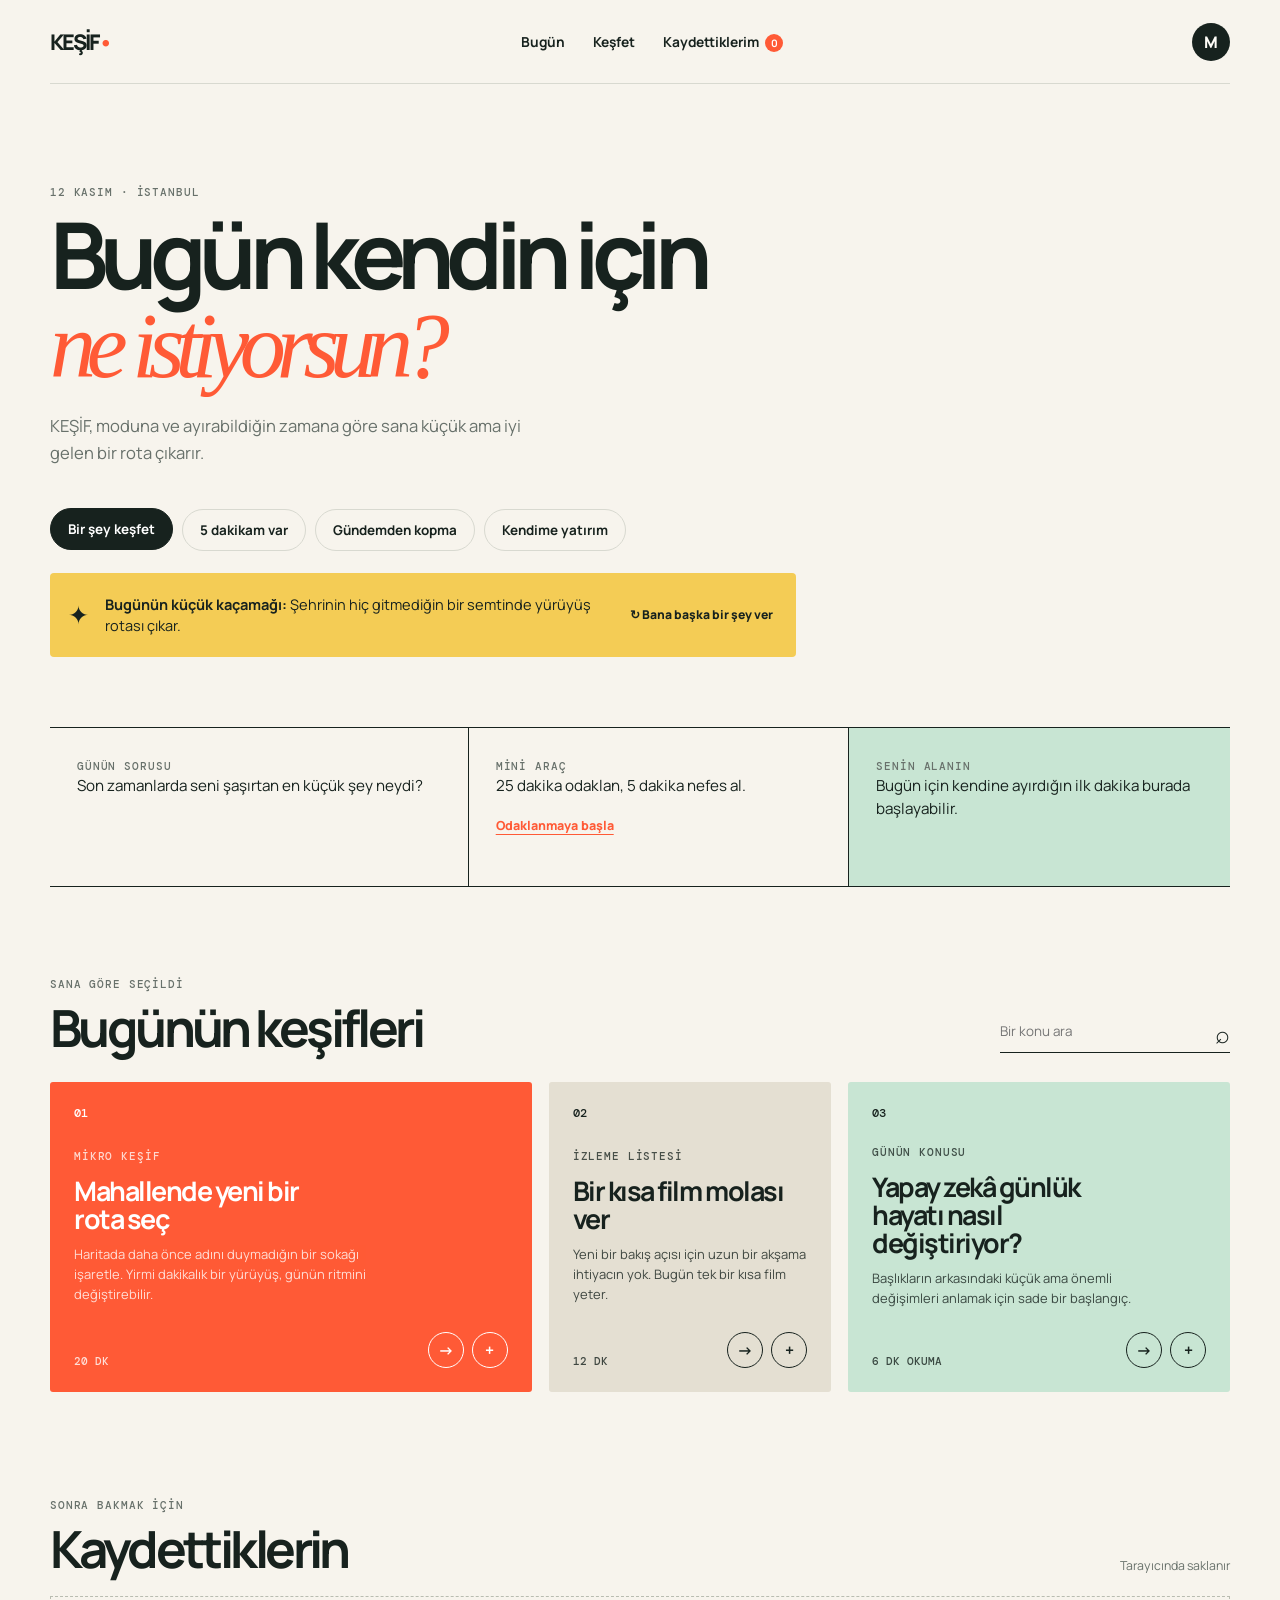
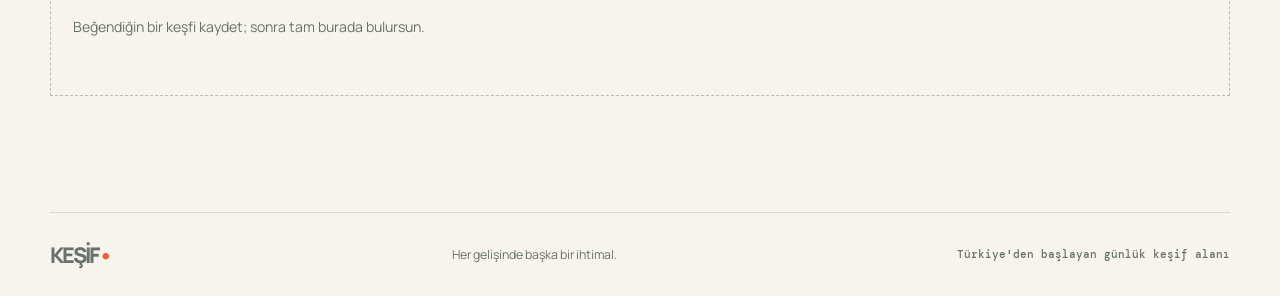
<file: index.html>
<!doctype html>
<html lang="tr">
  <head>
    <meta charset="UTF-8" />
    <meta name="viewport" content="width=device-width, initial-scale=1.0" />
    <meta
      name="description"
      content="KEŞİF — o an ne istiyorsan onunla buluştuğun günlük keşif alanı."
    />
    <title>KEŞİF — Bugün neye ihtiyacın var?</title>
    <link rel="preconnect" href="https://fonts.googleapis.com" />
    <link rel="preconnect" href="https://fonts.gstatic.com" crossorigin />
    <link
      href="https://fonts.googleapis.com/css2?family=DM+Mono:wght@400;500&family=Manrope:wght@400;500;600;700;800&display=swap"
      rel="stylesheet"
    />
    <link rel="stylesheet" href="styles.css" />
  </head>
  <body>
    <header class="site-header">
      <a class="brand" href="#ana-sayfa" aria-label="KEŞİF ana sayfa">KEŞİF<span>•</span></a>
      <nav aria-label="Ana menü">
        <a href="#bugun">Bugün</a>
        <a href="discover.html">Keşfet</a>
        <a href="#kaydedilenler">Kaydettiklerim <span class="saved-count">0</span></a>
      </nav>
      <button class="profile-button" type="button" aria-label="Profilini aç">M</button>
    </header>

    <main id="ana-sayfa">
      <section class="hero" aria-labelledby="hero-title">
        <p class="eyebrow">12 KASIM · İSTANBUL</p>
        <h1 id="hero-title">Bugün kendin için<br /><em>ne istiyorsun?</em></h1>
        <p class="hero-copy">
          KEŞİF, moduna ve ayırabildiğin zamana göre sana küçük ama iyi gelen bir rota çıkarır.
        </p>

        <div class="mood-picker" aria-label="Şu anki ihtiyacını seç">
          <button class="mood-pill active" type="button" data-mood="discover">Bir şey keşfet</button>
          <button class="mood-pill" type="button" data-mood="quick">5 dakikam var</button>
          <button class="mood-pill" type="button" data-mood="informed">Gündemden kopma</button>
          <button class="mood-pill" type="button" data-mood="grow">Kendime yatırım</button>
        </div>

        <div class="prompt-card" id="mood-prompt" aria-live="polite">
          <span class="prompt-mark">✦</span>
          <p><strong>Bugünün küçük kaçamağı:</strong> Şehrinin hiç gitmediğin bir semtinde yürüyüş rotası çıkar.</p>
          <button class="refresh-button" type="button" id="refresh-prompt">
            <span aria-hidden="true">↻</span> Bana başka bir şey ver
          </button>
        </div>
      </section>

      <section class="daily-strip" id="bugun" aria-label="Günün kısa bilgileri">
        <article>
          <span class="strip-label">GÜNÜN SORUSU</span>
          <p>Son zamanlarda seni şaşırtan en küçük şey neydi?</p>
        </article>
        <article>
          <span class="strip-label">MİNİ ARAÇ</span>
          <p>25 dakika odaklan, 5 dakika nefes al.</p>
          <button type="button" class="mini-action" id="focus-button">Odaklanmaya başla</button>
        </article>
        <article class="focus-status" aria-live="polite">
          <span class="strip-label">SENİN ALANIN</span>
          <p id="focus-text">Bugün için kendine ayırdığın ilk dakika burada başlayabilir.</p>
        </article>
      </section>

      <section class="feed" id="kesfet" aria-labelledby="feed-title">
        <div class="section-heading">
          <div>
            <p class="eyebrow">SANA GÖRE SEÇİLDİ</p>
            <h2 id="feed-title">Bugünün keşifleri</h2>
          </div>
          <label class="search-box">
            <span class="sr-only">Keşiflerde ara</span>
            <input id="search" type="search" placeholder="Bir konu ara" autocomplete="off" />
            <span aria-hidden="true">⌕</span>
          </label>
        </div>

        <div class="cards" id="discovery-cards"></div>
        <p class="empty-state" id="empty-state" hidden>Burada henüz eşleşen bir keşif yok. Başka bir kelime dene.</p>
      </section>

      <section class="saved-section" id="kaydedilenler" aria-labelledby="saved-title">
        <div class="section-heading compact">
          <div>
            <p class="eyebrow">SONRA BAKMAK İÇİN</p>
            <h2 id="saved-title">Kaydettiklerin</h2>
          </div>
          <span class="saved-note">Tarayıcında saklanır</span>
        </div>
        <div class="saved-list" id="saved-list">
          <p class="saved-empty">Beğendiğin bir keşfi kaydet; sonra tam burada bulursun.</p>
        </div>
      </section>
    </main>

    <dialog id="detail-dialog" class="detail-dialog">
      <button class="dialog-close" type="button" aria-label="Kapat">×</button>
      <div id="dialog-content"></div>
    </dialog>

    <footer>
      <a class="brand" href="#ana-sayfa">KEŞİF<span>•</span></a>
      <p>Her gelişinde başka bir ihtimal.</p>
      <p class="footer-meta">Türkiye'den başlayan günlük keşif alanı</p>
    </footer>

    <script src="discoveries.js"></script>
    <script src="app.js"></script>
  </body>
</html>
</file>
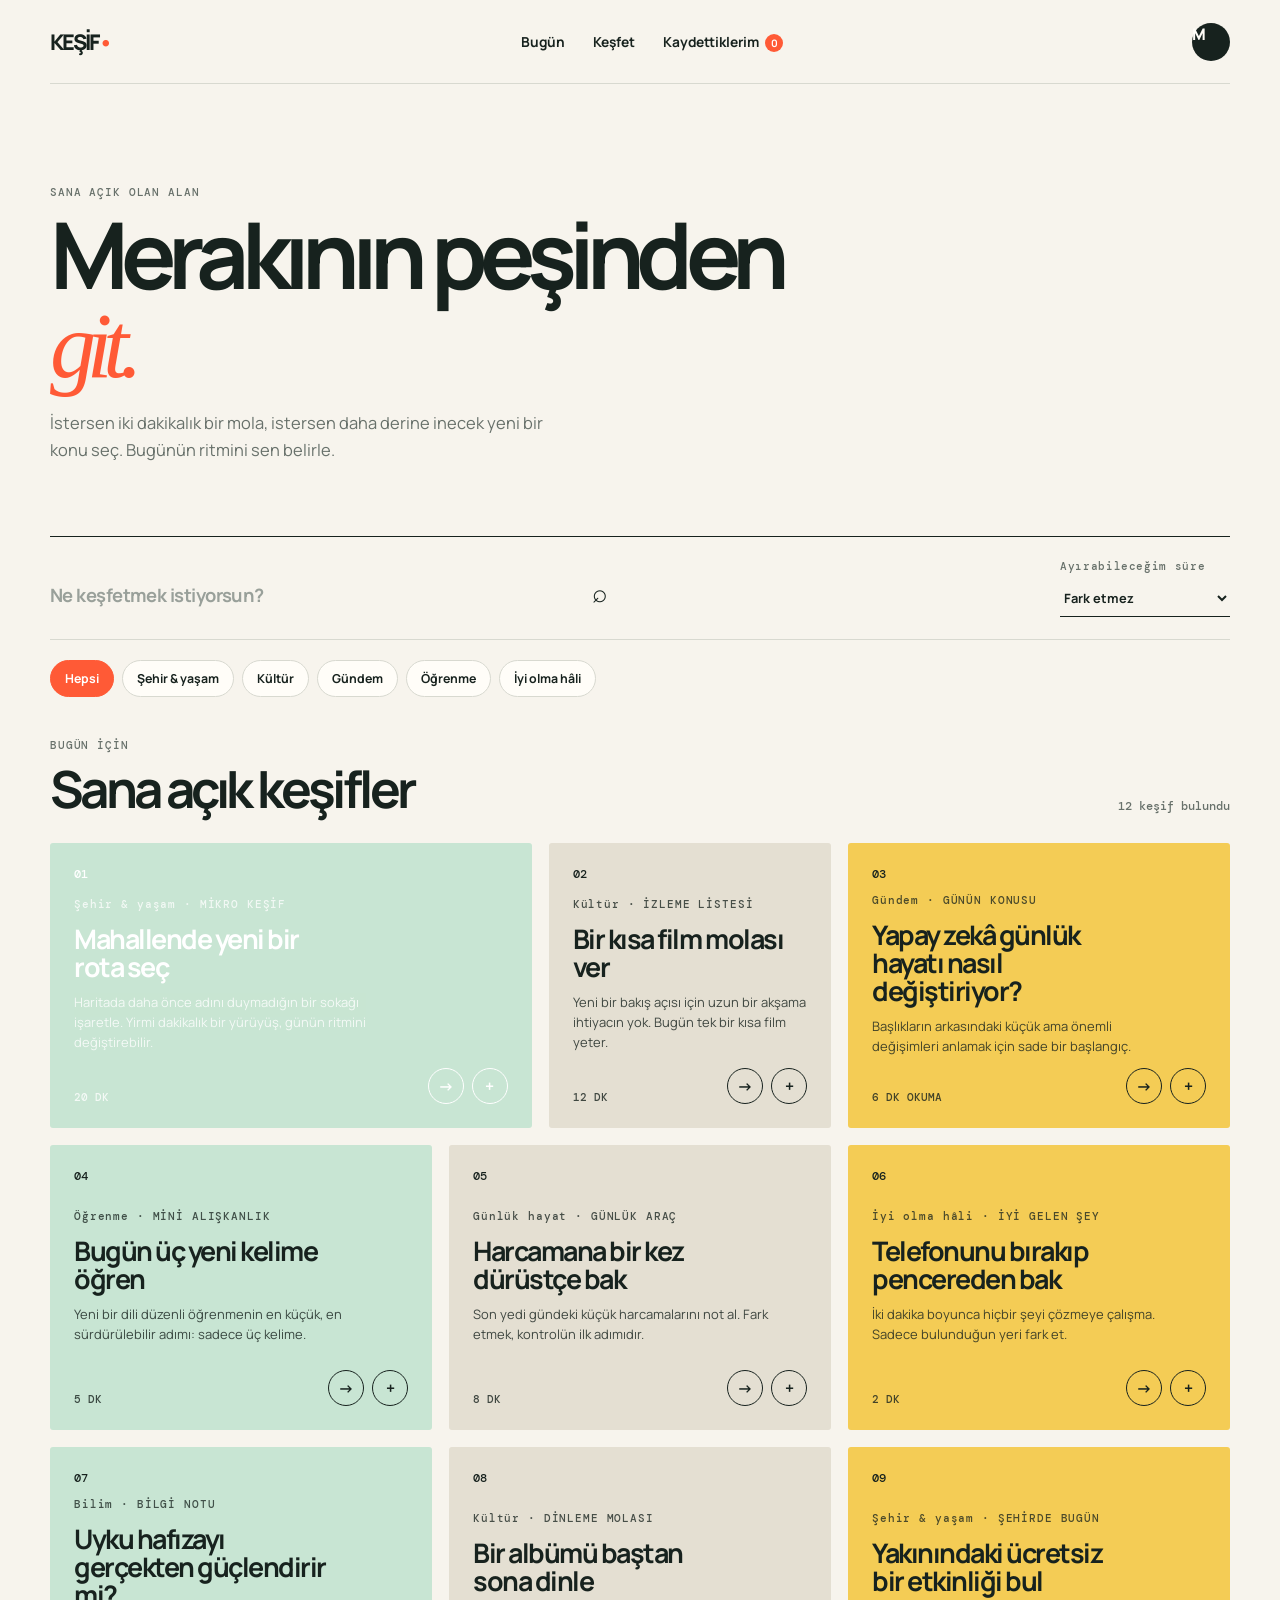
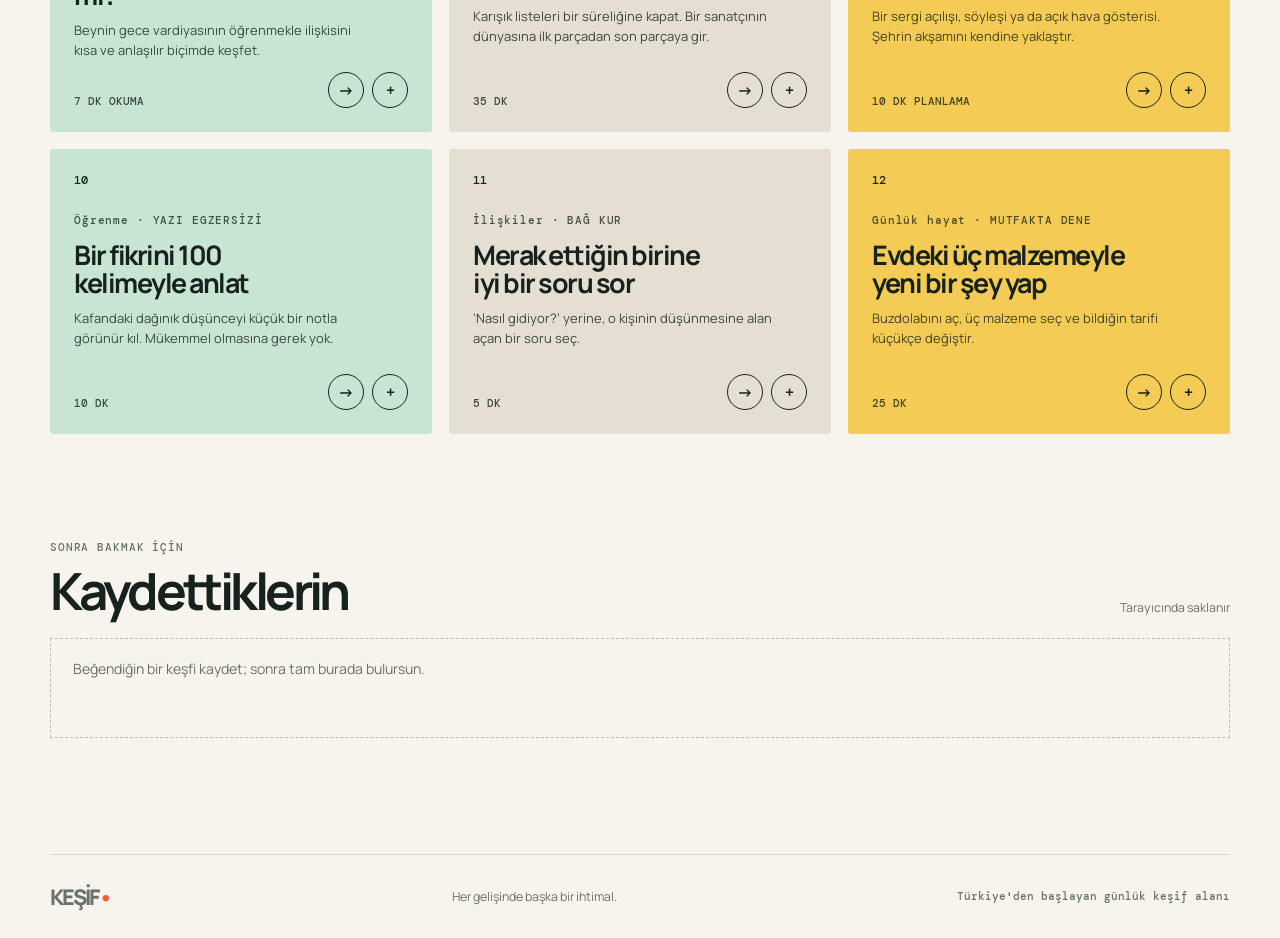
<file: discover.html>
<!doctype html>
<html lang="tr">
  <head>
    <meta charset="UTF-8" />
    <meta name="viewport" content="width=device-width, initial-scale=1.0" />
    <meta name="description" content="KEŞİF ile bugünün küçük keşiflerini filtrele ve kaydet." />
    <title>Keşfet — KEŞİF</title>
    <link rel="preconnect" href="https://fonts.googleapis.com" />
    <link rel="preconnect" href="https://fonts.gstatic.com" crossorigin />
    <link href="https://fonts.googleapis.com/css2?family=DM+Mono:wght@400;500&family=Manrope:wght@400;500;600;700;800&display=swap" rel="stylesheet" />
    <link rel="stylesheet" href="styles.css" />
  </head>
  <body>
    <header class="site-header">
      <a class="brand" href="index.html" aria-label="KEŞİF ana sayfa">KEŞİF<span>•</span></a>
      <nav aria-label="Ana menü">
        <a href="index.html#bugun">Bugün</a>
        <a href="discover.html" aria-current="page">Keşfet</a>
        <a href="#kaydedilenler">Kaydettiklerim <span class="saved-count">0</span></a>
      </nav>
      <a class="profile-button" href="index.html" aria-label="Ana sayfaya dön">M</a>
    </header>

    <main>
      <section class="explore-hero" aria-labelledby="explore-title">
        <p class="eyebrow">SANA AÇIK OLAN ALAN</p>
        <h1 id="explore-title">Merakının peşinden<br /><em>git.</em></h1>
        <p>İstersen iki dakikalık bir mola, istersen daha derine inecek yeni bir konu seç. Bugünün ritmini sen belirle.</p>
      </section>

      <section class="explorer" aria-labelledby="results-title">
        <div class="explorer-toolbar">
          <label class="wide-search">
            <span class="sr-only">Keşiflerde ara</span>
            <input id="explore-search" type="search" placeholder="Ne keşfetmek istiyorsun?" autocomplete="off" />
            <span aria-hidden="true">⌕</span>
          </label>
          <label class="duration-select" for="duration-filter">Ayırabileceğim süre
            <select id="duration-filter">
              <option value="all">Fark etmez</option>
              <option value="5">5 dakika veya az</option>
              <option value="10">10 dakika veya az</option>
              <option value="long">Daha uzun bir şey</option>
            </select>
          </label>
        </div>

        <div class="category-filters" aria-label="Kategori filtreleri">
          <button type="button" class="filter-chip active" data-category="all">Hepsi</button>
          <button type="button" class="filter-chip" data-category="Şehir & yaşam">Şehir & yaşam</button>
          <button type="button" class="filter-chip" data-category="Kültür">Kültür</button>
          <button type="button" class="filter-chip" data-category="Gündem">Gündem</button>
          <button type="button" class="filter-chip" data-category="Öğrenme">Öğrenme</button>
          <button type="button" class="filter-chip" data-category="İyi olma hâli">İyi olma hâli</button>
        </div>

        <div class="result-heading">
          <div>
            <p class="eyebrow">BUGÜN İÇİN</p>
            <h2 id="results-title">Sana açık keşifler</h2>
          </div>
          <p id="result-summary" class="result-summary" aria-live="polite"></p>
        </div>

        <div class="cards explore-grid" id="explore-cards"></div>
        <p id="explore-empty" class="empty-state" hidden>Bu filtrelerle eşleşen bir keşif bulamadık. Başka bir yol deneyelim.</p>
      </section>

      <section class="saved-section" id="kaydedilenler" aria-labelledby="saved-title">
        <div class="section-heading compact">
          <div>
            <p class="eyebrow">SONRA BAKMAK İÇİN</p>
            <h2 id="saved-title">Kaydettiklerin</h2>
          </div>
          <span class="saved-note">Tarayıcında saklanır</span>
        </div>
        <div class="saved-list" id="saved-list"></div>
      </section>
    </main>

    <dialog id="detail-dialog" class="detail-dialog">
      <button class="dialog-close" type="button" aria-label="Kapat">×</button>
      <div id="dialog-content"></div>
    </dialog>

    <footer>
      <a class="brand" href="index.html">KEŞİF<span>•</span></a>
      <p>Her gelişinde başka bir ihtimal.</p>
      <p class="footer-meta">Türkiye'den başlayan günlük keşif alanı</p>
    </footer>
    <script src="discoveries.js"></script>
    <script src="explore.js"></script>
  </body>
</html>
</file>
<file: styles.css>
:root {
  --ink: #17221e;
  --cream: #f7f4ed;
  --paper: #fffdf8;
  --orange: #ff5a36;
  --yellow: #f4cc55;
  --mint: #c8e5d3;
  --line: #d8d9d0;
  --muted: #68716b;
  --shadow: 0 13px 30px rgba(23, 34, 30, 0.08);
}

* { box-sizing: border-box; }
html { scroll-behavior: smooth; }
body {
  margin: 0;
  background: var(--cream);
  color: var(--ink);
  font-family: "Manrope", sans-serif;
  -webkit-font-smoothing: antialiased;
}
button, input { font: inherit; }
button { cursor: pointer; }
a { color: inherit; text-decoration: none; }

.site-header {
  width: min(1180px, calc(100% - 48px));
  height: 84px;
  margin: auto;
  display: flex;
  align-items: center;
  justify-content: space-between;
  border-bottom: 1px solid var(--line);
}
.brand { font-size: 1.35rem; font-weight: 800; letter-spacing: -0.09em; }
.brand span { color: var(--orange); }
nav { display: flex; align-items: center; gap: 28px; font-size: .86rem; font-weight: 700; }
nav a { transition: color .18s ease; }
nav a:hover { color: var(--orange); }
.saved-count { display: inline-grid; place-items: center; min-width: 18px; height: 18px; margin-left: 3px; border-radius: 50%; background: var(--orange); color: white; font-size: .64rem; }
.profile-button { border: 0; width: 38px; height: 38px; border-radius: 50%; background: var(--ink); color: var(--paper); font-weight: 800; }

main { width: min(1180px, calc(100% - 48px)); margin: auto; }
.hero { padding: 103px 0 70px; }
.explore-hero { max-width: 850px; padding: 103px 0 56px; }
.explore-hero h1 { margin-bottom: 18px; }
.explore-hero > p:last-child { max-width: 530px; color: var(--muted); font-size: 1.03rem; line-height: 1.65; }
.eyebrow, .strip-label { margin: 0 0 12px; color: var(--muted); font: 500 .68rem/1 "DM Mono", monospace; letter-spacing: .08em; }
h1, h2, p { margin-top: 0; }
h1 { max-width: 780px; margin-bottom: 21px; font-size: clamp(3.1rem, 7.2vw, 6.3rem); letter-spacing: -.085em; line-height: .96; }
h1 em { color: var(--orange); font-family: Georgia, serif; font-weight: 400; letter-spacing: -.1em; }
.hero-copy { max-width: 495px; color: var(--muted); font-size: 1.04rem; line-height: 1.65; }
.mood-picker { display: flex; flex-wrap: wrap; gap: 9px; margin: 42px 0 22px; }
.mood-pill { padding: 11px 17px; border: 1px solid var(--line); border-radius: 999px; background: transparent; color: var(--ink); font-size: .84rem; font-weight: 700; transition: all .2s ease; }
.mood-pill:hover, .mood-pill.active { border-color: var(--ink); background: var(--ink); color: white; transform: translateY(-1px); }
.prompt-card { max-width: 746px; min-height: 84px; display: flex; align-items: center; gap: 16px; padding: 16px 18px; background: var(--yellow); border-radius: 4px; }
.prompt-mark { font-size: 1.55rem; }
.prompt-card p { flex: 1; margin: 0; font-size: .91rem; line-height: 1.45; }
.refresh-button { border: 0; background: transparent; padding: 5px; color: var(--ink); font-size: .76rem; font-weight: 800; white-space: nowrap; }
.refresh-button:hover { text-decoration: underline; }

.daily-strip { display: grid; grid-template-columns: 1.1fr 1fr 1fr; border-top: 1px solid var(--ink); border-bottom: 1px solid var(--ink); }
.daily-strip article { min-height: 158px; padding: 25px 27px; border-right: 1px solid var(--ink); }
.daily-strip article:last-child { border-right: 0; }
.daily-strip p { font-size: .95rem; line-height: 1.5; }
.mini-action { padding: 0; border: 0; background: transparent; color: var(--orange); font-size: .78rem; font-weight: 800; text-decoration: underline; text-underline-offset: 4px; }
.focus-status { background: var(--mint); }

.feed, .saved-section { padding: 92px 0; }
.explorer { padding-bottom: 92px; }
.explorer-toolbar { display: flex; align-items: end; justify-content: space-between; gap: 28px; padding: 22px 0; border-top: 1px solid var(--ink); border-bottom: 1px solid var(--line); }
.wide-search { position: relative; flex: 1; max-width: 560px; }
.wide-search input { width: 100%; padding: 9px 35px 9px 0; border: 0; border-radius: 0; outline: 0; background: transparent; font-size: 1.15rem; font-weight: 700; letter-spacing: -.03em; }
.wide-search input::placeholder { color: #99a09a; }
.wide-search input:focus { border-bottom: 1px solid var(--orange); }
.wide-search span:last-child { position: absolute; top: 1px; right: 2px; font-size: 1.65rem; }
.duration-select { display: flex; flex-direction: column; gap: 7px; color: var(--muted); font: 500 .67rem "DM Mono", monospace; letter-spacing: .06em; }
.duration-select select { min-width: 170px; padding: 8px 21px 8px 0; border: 0; border-bottom: 1px solid var(--ink); border-radius: 0; outline: 0; background: transparent; color: var(--ink); font: 700 .8rem "Manrope", sans-serif; }
.category-filters { display: flex; flex-wrap: wrap; gap: 8px; padding: 20px 0 43px; }
.filter-chip { padding: 9px 14px; border: 1px solid var(--line); border-radius: 99px; background: var(--paper); color: var(--ink); font-size: .77rem; font-weight: 700; }
.filter-chip:hover, .filter-chip.active { border-color: var(--orange); background: var(--orange); color: white; }
.result-heading { display: flex; justify-content: space-between; align-items: end; gap: 20px; margin-bottom: 29px; }
.result-summary { margin: 0; color: var(--muted); font: 500 .72rem "DM Mono", monospace; }
.explore-grid .discovery-card { grid-column: span 4; min-height: 285px; color: var(--ink); }
.explore-grid .discovery-card:nth-child(3n + 1) { background: var(--mint); }
.explore-grid .discovery-card:nth-child(3n + 2) { background: #e4dfd2; }
.explore-grid .discovery-card:nth-child(3n) { background: var(--yellow); }
.explore-grid .discovery-card .card-button:hover, .explore-grid .discovery-card .card-button[aria-pressed="true"] { background: var(--ink); color: white; }
.saved-section { padding-top: 16px; }
.section-heading { display: flex; justify-content: space-between; align-items: end; gap: 24px; margin-bottom: 29px; }
.section-heading.compact { margin-bottom: 22px; }
h2 { margin-bottom: 0; font-size: clamp(2rem, 4vw, 3.3rem); letter-spacing: -.07em; line-height: 1; }
.search-box { width: 230px; position: relative; }
.search-box input { width: 100%; padding: 12px 29px 12px 0; border: 0; border-bottom: 1px solid var(--ink); border-radius: 0; outline: 0; background: transparent; font-size: .84rem; }
.search-box input:focus { border-color: var(--orange); }
.search-box span:last-child { position: absolute; top: 7px; right: 0; font-size: 1.55rem; }
.cards { display: grid; grid-template-columns: repeat(12, 1fr); gap: 17px; }
.discovery-card { position: relative; min-height: 310px; padding: 24px; overflow: hidden; border-radius: 3px; display: flex; flex-direction: column; justify-content: space-between; transition: transform .22s ease, box-shadow .22s ease; }
.discovery-card:hover { transform: translateY(-5px); box-shadow: var(--shadow); }
.discovery-card:nth-child(1) { grid-column: span 5; background: var(--orange); color: white; }
.discovery-card:nth-child(2) { grid-column: span 3; background: #e4dfd2; }
.discovery-card:nth-child(3) { grid-column: span 4; background: var(--mint); }
.card-number { font: 500 .72rem "DM Mono", monospace; }
.card-type { display: block; margin-bottom: 14px; font: 500 .67rem "DM Mono", monospace; letter-spacing: .08em; opacity: .76; }
.discovery-card h3 { max-width: 255px; margin: 0; font-size: clamp(1.35rem, 2.1vw, 1.85rem); letter-spacing: -.055em; line-height: 1.04; }
.card-description { max-width: 300px; margin: 11px 0 0; font-size: .81rem; line-height: 1.55; opacity: .8; }
.card-footer { display: flex; align-items: end; justify-content: space-between; gap: 12px; }
.card-meta { font: 500 .68rem "DM Mono", monospace; opacity: .8; }
.card-buttons { display: flex; gap: 8px; }
.card-button { min-width: 36px; min-height: 36px; border: 1px solid currentColor; border-radius: 50%; background: transparent; color: inherit; font-weight: 700; transition: background .16s ease, color .16s ease; }
.card-button:hover, .card-button[aria-pressed="true"] { background: var(--ink); color: white; }
.discovery-card:nth-child(1) .card-button:hover, .discovery-card:nth-child(1) .card-button[aria-pressed="true"] { background: white; color: var(--orange); }
.empty-state { padding: 35px 0; color: var(--muted); }
.saved-note { color: var(--muted); font-size: .77rem; }
.saved-list { min-height: 100px; padding: 20px 22px; border: 1px dashed #b9bcb1; }
.saved-empty { margin: 0; color: var(--muted); font-size: .88rem; }
.saved-item { display: flex; align-items: center; justify-content: space-between; gap: 20px; padding: 11px 0; border-bottom: 1px solid var(--line); }
.saved-item:last-child { border-bottom: 0; }
.saved-item strong { display: block; font-size: .89rem; }
.saved-item span { color: var(--muted); font-size: .72rem; }
.saved-item button { border: 0; background: none; color: var(--orange); font-size: .75rem; font-weight: 800; }

.detail-dialog { width: min(550px, calc(100% - 32px)); padding: 0; border: 0; border-radius: 4px; background: var(--paper); color: var(--ink); box-shadow: 0 25px 65px rgba(0, 0, 0, .2); }
.detail-dialog::backdrop { background: rgba(23, 34, 30, .57); backdrop-filter: blur(3px); }
#dialog-content { padding: 52px 42px 42px; }
#dialog-content .dialog-type { margin-bottom: 19px; color: var(--orange); font: 500 .68rem "DM Mono", monospace; letter-spacing: .08em; }
#dialog-content h3 { margin: 0 0 18px; font-size: 2.3rem; letter-spacing: -.07em; line-height: 1; }
#dialog-content p { color: var(--muted); line-height: 1.65; }
.dialog-close { position: absolute; top: 12px; right: 15px; width: 34px; height: 34px; border: 0; border-radius: 50%; background: #eeece5; font-size: 1.45rem; line-height: 1; }

footer { width: min(1180px, calc(100% - 48px)); display: flex; align-items: center; justify-content: space-between; gap: 20px; margin: 24px auto 0; padding: 27px 0; border-top: 1px solid var(--line); color: var(--muted); font-size: .77rem; }
footer p { margin: 0; }
.footer-meta { font: 500 .66rem "DM Mono", monospace; }
.sr-only { position: absolute; width: 1px; height: 1px; padding: 0; margin: -1px; overflow: hidden; clip: rect(0, 0, 0, 0); white-space: nowrap; border: 0; }

@media (max-width: 720px) {
  .site-header, main, footer { width: min(100% - 32px, 1180px); }
  .site-header { height: 68px; }
  nav { display: none; }
  .hero { padding: 70px 0 45px; }
  .explore-hero { padding: 70px 0 38px; }
  .prompt-card { align-items: flex-start; flex-wrap: wrap; }
  .refresh-button { margin-left: auto; }
  .daily-strip { grid-template-columns: 1fr; }
  .daily-strip article { min-height: auto; border-right: 0; border-bottom: 1px solid var(--ink); }
  .daily-strip article:last-child { border-bottom: 0; }
  .feed { padding: 65px 0; }
  .section-heading { align-items: start; flex-direction: column; }
  .explorer-toolbar { align-items: stretch; flex-direction: column; }
  .wide-search, .duration-select, .duration-select select { width: 100%; max-width: none; }
  .result-heading { align-items: start; flex-direction: column; }
  .search-box { width: 100%; }
  .cards { grid-template-columns: 1fr; }
  .discovery-card:nth-child(n) { grid-column: span 1; min-height: 250px; }
  footer { align-items: flex-start; flex-direction: column; }
}
</file>
